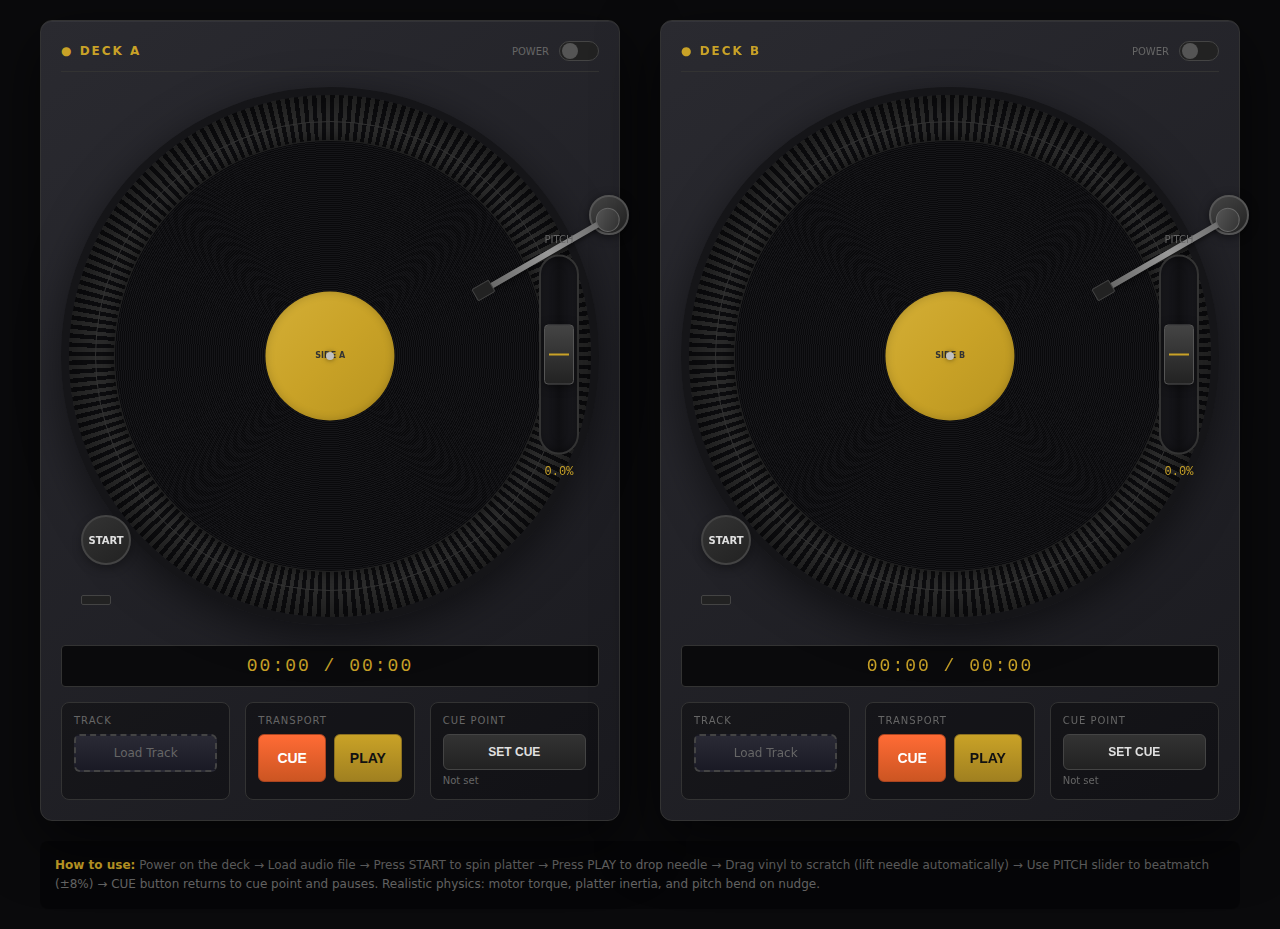
<file: djnyx.html>
<!DOCTYPE html>
<html lang="en">
<head>
  <meta charset="utf-8"/>
  <meta name="viewport" content="width=device-width,initial-scale=1"/>
  <title>DJ Deck</title>
  <style>
    :root {
      --bg: #0a0a0c;
      --deck: #1a1a1f;
      --platter: #0f0f12;
      --accent: #c9a227;
      --led: #ff3333;
      --text: #e0e0e0;
      --muted: #666;
    }
    
    * { box-sizing: border-box; margin: 0; padding: 0; }
    
    body {
      background: var(--bg);
      color: var(--text);
      font-family: 'Segoe UI', system-ui, sans-serif;
      min-height: 100vh;
      display: flex;
      flex-direction: column;
      align-items: center;
      padding: 20px;
    }
    
    .mixer-section {
      width: 100%;
      max-width: 1200px;
      background: linear-gradient(180deg, #222 0%, #111 100%);
      border-radius: 8px;
      padding: 20px;
      margin-bottom: 20px;
      border: 2px solid #333;
      box-shadow: 0 10px 40px rgba(0,0,0,0.8);
    }
    
    .decks-container {
      display: grid;
      grid-template-columns: 1fr 1fr;
      gap: 40px;
      width: 100%;
      max-width: 1200px;
    }
    
    @media (max-width: 900px) {
      .decks-container { grid-template-columns: 1fr; }
    }
    
    .deck {
      background: linear-gradient(145deg, #2a2a30 0%, #1a1a1f 100%);
      border-radius: 12px;
      padding: 20px;
      border: 1px solid #333;
      box-shadow: 
        inset 0 1px 0 rgba(255,255,255,0.05),
        0 20px 60px rgba(0,0,0,0.6);
      position: relative;
    }
    
    .deck-header {
      display: flex;
      justify-content: space-between;
      align-items: center;
      margin-bottom: 15px;
      padding-bottom: 10px;
      border-bottom: 1px solid #333;
    }
    
    .deck-title {
      font-size: 12px;
      text-transform: uppercase;
      letter-spacing: 2px;
      color: var(--accent);
      font-weight: 700;
    }
    
    .power-btn {
      width: 40px;
      height: 20px;
      background: #222;
      border: 1px solid #444;
      border-radius: 10px;
      position: relative;
      cursor: pointer;
      transition: all 0.2s;
    }
    
    .power-btn.active {
      background: #1a3a1a;
      border-color: #2a5a2a;
    }
    
    .power-btn::after {
      content: '';
      position: absolute;
      width: 16px;
      height: 16px;
      background: #555;
      border-radius: 50%;
      top: 1px;
      left: 2px;
      transition: all 0.2s;
    }
    
    .power-btn.active::after {
      background: #4a4;
      left: 20px;
      box-shadow: 0 0 10px #4a4;
    }
    
    .platter-area {
      position: relative;
      width: 100%;
      aspect-ratio: 1;
      margin-bottom: 20px;
    }
    
    /* Realistic platter with strobe dots */
    .platter-base {
      position: absolute;
      inset: 0;
      background: 
        /* Strobe dots rings */
        repeating-conic-gradient(
          from 0deg,
          transparent 0deg 1deg,
          #333 1deg 2deg
        ),
        radial-gradient(circle at 50% 50%, #1a1a1f 0% 45%, #0f0f12 45% 100%);
      border-radius: 50%;
      border: 8px solid #151518;
      box-shadow: 
        inset 0 0 60px rgba(0,0,0,0.8),
        0 10px 40px rgba(0,0,0,0.5);
    }
    
    .strobe-ring {
      position: absolute;
      inset: 5%;
      border-radius: 50%;
      border: 1px solid #333;
    }
    
    .strobe-dots {
      position: absolute;
      inset: 0;
      border-radius: 50%;
      background-image: 
        /* 33⅓ RPM dots */
        radial-gradient(circle at 50% 15%, #666 0px 1px, transparent 1px),
        radial-gradient(circle at 50% 85%, #666 0px 1px, transparent 1px),
        /* 45 RPM dots */
        radial-gradient(circle at 15% 50%, #888 0px 1px, transparent 1px),
        radial-gradient(circle at 85% 50%, #888 0px 1px, transparent 1px);
      opacity: 0.6;
    }
    
    .vinyl {
      position: absolute;
      inset: 10%;
      border-radius: 50%;
      background: 
        /* Grooves */
        repeating-radial-gradient(
          circle at 50% 50%,
          #0a0a0c 0px 1px,
          #151518 1px 2px
        ),
        /* Label */
        radial-gradient(circle at 50% 50%, #c9a227 0% 25%, transparent 25%),
        #111;
      box-shadow: 
        0 0 0 1px #222,
        0 0 20px rgba(0,0,0,0.8);
      cursor: grab;
      transform-origin: center;
      will-change: transform;
    }
    
    .vinyl:active { cursor: grabbing; }
    
    .vinyl-label {
      position: absolute;
      top: 50%;
      left: 50%;
      transform: translate(-50%, -50%);
      width: 30%;
      aspect-ratio: 1;
      background: linear-gradient(135deg, #d4af37 0%, #c9a227 50%, #b8941f 100%);
      border-radius: 50%;
      display: flex;
      align-items: center;
      justify-content: center;
      font-size: 8px;
      font-weight: bold;
      color: #333;
      text-align: center;
      box-shadow: inset 0 0 10px rgba(0,0,0,0.2);
    }
    
    .spindle {
      position: absolute;
      top: 50%;
      left: 50%;
      transform: translate(-50%, -50%);
      width: 8px;
      height: 8px;
      background: silver;
      border-radius: 50%;
      box-shadow: 0 0 5px rgba(0,0,0,0.5);
      z-index: 10;
    }
    
    /* Realistic tonearm */
    .tonearm-assembly {
      position: absolute;
      right: -30px;
      top: 20%;
      width: 180px;
      height: 180px;
      pointer-events: none;
    }
    
    .pivot {
      position: absolute;
      right: 0;
      top: 0;
      width: 40px;
      height: 40px;
      background: linear-gradient(145deg, #444, #222);
      border-radius: 50%;
      border: 2px solid #555;
      box-shadow: 0 2px 10px rgba(0,0,0,0.5);
    }
    
    .tonearm {
      position: absolute;
      right: 20px;
      top: 20px;
      width: 140px;
      height: 6px;
      background: linear-gradient(90deg, #666, #999, #666);
      transform-origin: right center;
      transform: rotate(-30deg);
      border-radius: 3px;
      box-shadow: 0 2px 5px rgba(0,0,0,0.5);
      transition: transform 0.1s;
    }
    
    .tonearm.playing {
      transform: rotate(15deg);
      transition: transform 2s ease-out;
    }
    
    .headshell {
      position: absolute;
      left: -15px;
      top: -4px;
      width: 20px;
      height: 14px;
      background: #222;
      border: 1px solid #444;
      border-radius: 2px;
    }
    
    .counterweight {
      position: absolute;
      right: -10px;
      top: -8px;
      width: 24px;
      height: 24px;
      background: linear-gradient(145deg, #555, #333);
      border-radius: 50%;
      border: 1px solid #666;
    }
    
    /* Strobe light */
    .strobe-light {
      position: absolute;
      left: 20px;
      bottom: 20px;
      width: 30px;
      height: 10px;
      background: #222;
      border: 1px solid #444;
      border-radius: 2px;
      overflow: hidden;
    }
    
    .strobe-light::after {
      content: '';
      position: absolute;
      inset: 1px;
      background: var(--led);
      opacity: 0;
      box-shadow: 0 0 10px var(--led);
      animation: strobe 0.1s infinite;
    }
    
    .strobe-light.active::after {
      opacity: 1;
    }
    
    @keyframes strobe {
      0%, 100% { opacity: 0.8; }
      50% { opacity: 1; }
    }
    
    /* Pitch slider - crucial for DJing */
    .pitch-section {
      position: absolute;
      right: 20px;
      top: 50%;
      transform: translateY(-50%);
      display: flex;
      flex-direction: column;
      align-items: center;
      gap: 10px;
    }
    
    .pitch-slider-container {
      height: 200px;
      width: 40px;
      background: linear-gradient(90deg, #1a1a1f, #0f0f12, #1a1a1f);
      border: 2px solid #333;
      border-radius: 20px;
      position: relative;
      box-shadow: inset 0 0 10px rgba(0,0,0,0.5);
    }
    
    .pitch-slider {
      position: absolute;
      left: 50%;
      transform: translateX(-50%);
      width: 30px;
      height: 60px;
      background: linear-gradient(180deg, #444, #222);
      border: 1px solid #555;
      border-radius: 4px;
      cursor: ns-resize;
      box-shadow: 0 2px 10px rgba(0,0,0,0.5);
      top: 50%;
      margin-top: -30px;
    }
    
    .pitch-slider::after {
      content: '';
      position: absolute;
      left: 50%;
      top: 50%;
      transform: translate(-50%, -50%);
      width: 20px;
      height: 2px;
      background: var(--accent);
    }
    
    .pitch-label {
      font-size: 10px;
      color: var(--muted);
      text-align: center;
    }
    
    .pitch-value {
      font-size: 12px;
      color: var(--accent);
      font-family: monospace;
    }
    
    /* Controls section */
    .controls {
      display: grid;
      grid-template-columns: repeat(3, 1fr);
      gap: 15px;
      margin-top: 15px;
    }
    
    .control-group {
      background: rgba(0,0,0,0.3);
      padding: 12px;
      border-radius: 8px;
      border: 1px solid #333;
    }
    
    .control-label {
      font-size: 10px;
      text-transform: uppercase;
      color: var(--muted);
      margin-bottom: 8px;
      letter-spacing: 1px;
    }
    
    .btn {
      background: linear-gradient(180deg, #333, #222);
      border: 1px solid #444;
      color: var(--text);
      padding: 10px 16px;
      border-radius: 6px;
      cursor: pointer;
      font-size: 12px;
      font-weight: 600;
      transition: all 0.1s;
      width: 100%;
      margin-bottom: 5px;
      text-transform: uppercase;
    }
    
    .btn:hover {
      background: linear-gradient(180deg, #444, #333);
      border-color: #555;
    }
    
    .btn:active {
      transform: translateY(1px);
    }
    
    .btn.primary {
      background: linear-gradient(180deg, #c9a227, #a08020);
      border-color: #8b7020;
      color: #111;
    }
    
    .btn.primary:hover {
      background: linear-gradient(180deg, #d4af37, #b8941f);
    }
    
    .btn.cue {
      background: linear-gradient(180deg, #ff6b35, #cc5522);
      border-color: #aa4420;
      color: white;
    }
    
    .transport {
      display: flex;
      gap: 8px;
    }
    
    .transport .btn {
      flex: 1;
      padding: 15px 10px;
      font-size: 14px;
    }
    
    /* Start/Stop button like Technics */
    .start-stop {
      position: absolute;
      left: 20px;
      bottom: 60px;
      width: 50px;
      height: 50px;
      background: linear-gradient(145deg, #333, #222);
      border: 2px solid #444;
      border-radius: 50%;
      cursor: pointer;
      display: flex;
      align-items: center;
      justify-content: center;
      font-size: 10px;
      font-weight: bold;
      color: var(--text);
      box-shadow: 0 4px 10px rgba(0,0,0,0.3);
      transition: all 0.1s;
    }
    
    .start-stop:active {
      transform: scale(0.95);
      box-shadow: 0 2px 5px rgba(0,0,0,0.3);
    }
    
    .start-stop.active {
      background: linear-gradient(145deg, #2a4a2a, #1a3a1a);
      border-color: #3a6a3a;
      color: #4a4;
    }
    
    /* File input styling */
    .file-input-wrapper {
      position: relative;
      overflow: hidden;
      display: inline-block;
      width: 100%;
    }
    
    .file-input-wrapper input[type=file] {
      position: absolute;
      left: -9999px;
    }
    
    .file-input-label {
      display: block;
      padding: 10px;
      background: linear-gradient(180deg, #2a2a35, #1a1a25);
      border: 2px dashed #444;
      border-radius: 6px;
      text-align: center;
      cursor: pointer;
      font-size: 12px;
      color: var(--muted);
      transition: all 0.2s;
    }
    
    .file-input-label:hover {
      border-color: var(--accent);
      color: var(--accent);
    }
    
    /* LED indicators */
    .led {
      width: 8px;
      height: 8px;
      border-radius: 50%;
      background: #333;
      display: inline-block;
      margin-right: 5px;
      box-shadow: inset 0 1px 2px rgba(0,0,0,0.5);
    }
    
    .led.on {
      background: var(--led);
      box-shadow: 0 0 10px var(--led), inset 0 1px 2px rgba(255,255,255,0.3);
    }
    
    /* Time display */
    .time-display {
      font-family: 'Courier New', monospace;
      font-size: 18px;
      color: var(--accent);
      background: #0a0a0c;
      padding: 10px;
      border-radius: 4px;
      border: 1px solid #333;
      text-align: center;
      letter-spacing: 2px;
    }
    
    /* Scratch indicator */
    .scratch-indicator {
      position: absolute;
      top: 10px;
      right: 10px;
      font-size: 10px;
      color: var(--led);
      opacity: 0;
      transition: opacity 0.1s;
      text-transform: uppercase;
      font-weight: bold;
    }
    
    .scratch-indicator.active {
      opacity: 1;
    }
    
    /* Info panel */
    .info {
      margin-top: 20px;
      padding: 15px;
      background: rgba(0,0,0,0.3);
      border-radius: 8px;
      font-size: 12px;
      color: var(--muted);
      line-height: 1.6;
      max-width: 1200px;
      width: 100%;
    }
    
    .info strong { color: var(--accent); }
  </style>
</head>
<body>

  <div class="decks-container">
    <!-- Deck A -->
    <div class="deck" id="deckA">
      <div class="deck-header">
        <div class="deck-title">● Deck A</div>
        <div style="display:flex;align-items:center;gap:10px">
          <span style="font-size:10px;color:var(--muted)">POWER</span>
          <div class="power-btn" id="powerA"></div>
        </div>
      </div>
      
      <div class="platter-area">
        <div class="platter-base">
          <div class="strobe-ring">
            <div class="strobe-dots" id="strobeDotsA"></div>
          </div>
        </div>
        <div class="vinyl" id="vinylA">
          <div class="vinyl-label">SIDE A</div>
          <div class="spindle"></div>
        </div>
        
        <div class="tonearm-assembly">
          <div class="pivot"></div>
          <div class="tonearm" id="tonearmA">
            <div class="counterweight"></div>
            <div class="headshell"></div>
          </div>
        </div>
        
        <div class="strobe-light" id="strobeA"></div>
        <div class="start-stop" id="startStopA">START</div>
        
        <div class="pitch-section">
          <div class="pitch-label">PITCH</div>
          <div class="pitch-slider-container" id="pitchContainerA">
            <div class="pitch-slider" id="pitchSliderA"></div>
          </div>
          <div class="pitch-value" id="pitchValueA">0.0%</div>
        </div>
        
        <div class="scratch-indicator" id="scratchA">Scratching</div>
      </div>
      
      <div class="time-display" id="timeA">00:00 / 00:00</div>
      
      <div class="controls">
        <div class="control-group">
          <div class="control-label">Track</div>
          <div class="file-input-wrapper">
            <input type="file" id="fileA" accept="audio/*">
            <label class="file-input-label" for="fileA">Load Track</label>
          </div>
        </div>
        
        <div class="control-group">
          <div class="control-label">Transport</div>
          <div class="transport">
            <button class="btn cue" id="cueA">CUE</button>
            <button class="btn primary" id="playA">PLAY</button>
          </div>
        </div>
        
        <div class="control-group">
          <div class="control-label">Cue Point</div>
          <button class="btn" id="setCueA" style="margin-bottom:5px">Set Cue</button>
          <div style="font-size:10px;color:var(--muted)" id="cuePointA">Not set</div>
        </div>
      </div>
    </div>
    
    <!-- Deck B -->
    <div class="deck" id="deckB">
      <div class="deck-header">
        <div class="deck-title">● Deck B</div>
        <div style="display:flex;align-items:center;gap:10px">
          <span style="font-size:10px;color:var(--muted)">POWER</span>
          <div class="power-btn" id="powerB"></div>
        </div>
      </div>
      
      <div class="platter-area">
        <div class="platter-base">
          <div class="strobe-ring">
            <div class="strobe-dots" id="strobeDotsB"></div>
          </div>
        </div>
        <div class="vinyl" id="vinylB">
          <div class="vinyl-label">SIDE B</div>
          <div class="spindle"></div>
        </div>
        
        <div class="tonearm-assembly">
          <div class="pivot"></div>
          <div class="tonearm" id="tonearmB">
            <div class="counterweight"></div>
            <div class="headshell"></div>
          </div>
        </div>
        
        <div class="strobe-light" id="strobeB"></div>
        <div class="start-stop" id="startStopB">START</div>
        
        <div class="pitch-section">
          <div class="pitch-label">PITCH</div>
          <div class="pitch-slider-container" id="pitchContainerB">
            <div class="pitch-slider" id="pitchSliderB"></div>
          </div>
          <div class="pitch-value" id="pitchValueB">0.0%</div>
        </div>
        
        <div class="scratch-indicator" id="scratchB">Scratching</div>
      </div>
      
      <div class="time-display" id="timeB">00:00 / 00:00</div>
      
      <div class="controls">
        <div class="control-group">
          <div class="control-label">Track</div>
          <div class="file-input-wrapper">
            <input type="file" id="fileB" accept="audio/*">
            <label class="file-input-label" for="fileB">Load Track</label>
          </div>
        </div>
        
        <div class="control-group">
          <div class="control-label">Transport</div>
          <div class="transport">
            <button class="btn cue" id="cueB">CUE</button>
            <button class="btn primary" id="playB">PLAY</button>
          </div>
        </div>
        
        <div class="control-group">
          <div class="control-label">Cue Point</div>
          <button class="btn" id="setCueB" style="margin-bottom:5px">Set Cue</button>
          <div style="font-size:10px;color:var(--muted)" id="cuePointB">Not set</div>
        </div>
      </div>
    </div>
  </div>
  
  <div class="info">
    <strong>How to use:</strong> Power on the deck → Load audio file → Press START to spin platter → Press PLAY to drop needle → Drag vinyl to scratch (lift needle automatically) → Use PITCH slider to beatmatch (±8%) → CUE button returns to cue point and pauses. Realistic physics: motor torque, platter inertia, and pitch bend on nudge.
  </div>

  <script>
    class DJDeck {
      constructor(deckId) {
        this.id = deckId;
        this.letter = deckId.replace('deck', '');
        this.powered = false;
        this.playing = false;
        this.motorOn = false;
        this.cuePoint = null;
        this.currentTime = 0;
        this.duration = 0;
        this.rotation = 0;
        this.platterSpeed = 0; // Current angular velocity
        this.targetSpeed = 0;  // Target speed based on RPM
        this.rpm = 33.33;
        this.pitch = 0; // Percentage
        this.scratching = false;
        this.scratchVelocity = 0;
        this.lastScratchTime = 0;
        this.lastScratchAngle = 0;
        
        // Audio context
        this.audioContext = null;
        this.audioBuffer = null;
        this.sourceNode = null;
        this.gainNode = null;
        this.panner = null;
        
        // DOM elements
        this.elements = {
          power: document.getElementById(`power${this.letter}`),
          startStop: document.getElementById(`startStop${this.letter}`),
          vinyl: document.getElementById(`vinyl${this.letter}`),
          tonearm: document.getElementById(`tonearm${this.letter}`),
          strobe: document.getElementById(`strobe${this.letter}`),
          strobeDots: document.getElementById(`strobeDots${this.letter}`),
          pitchSlider: document.getElementById(`pitchSlider${this.letter}`),
          pitchContainer: document.getElementById(`pitchContainer${this.letter}`),
          pitchValue: document.getElementById(`pitchValue${this.letter}`),
          file: document.getElementById(`file${this.letter}`),
          playBtn: document.getElementById(`play${this.letter}`),
          cueBtn: document.getElementById(`cue${this.letter}`),
          setCueBtn: document.getElementById(`setCue${this.letter}`),
          cuePointDisplay: document.getElementById(`cuePoint${this.letter}`),
          timeDisplay: document.getElementById(`time${this.letter}`),
          scratchIndicator: document.getElementById(`scratch${this.letter}`)
        };
        
        this.init();
      }
      
      init() {
        // Power button
        this.elements.power.addEventListener('click', () => this.togglePower());
        
        // Start/Stop (motor)
        this.elements.startStop.addEventListener('click', () => this.toggleMotor());
        
        // File loading
        this.elements.file.addEventListener('change', (e) => this.loadFile(e));
        
        // Transport controls
        this.elements.playBtn.addEventListener('click', () => this.togglePlay());
        this.elements.cueBtn.addEventListener('click', () => this.cue());
        this.elements.setCueBtn.addEventListener('click', () => this.setCue());
        
        // Pitch slider
        this.initPitchSlider();
        
        // Scratching
        this.initScratching();
        
        // Animation loop
        this.animate();
      }
      
      async initAudio() {
        if (this.audioContext) return;
        this.audioContext = new (window.AudioContext || window.webkitAudioContext)();
      }
      
      togglePower() {
        this.powered = !this.powered;
        this.elements.power.classList.toggle('active', this.powered);
        if (!this.powered) {
          this.stopMotor();
          this.stop();
        }
      }
      
      toggleMotor() {
        if (!this.powered) return;
        this.motorOn = !this.motorOn;
        this.elements.startStop.classList.toggle('active', this.motorOn);
        this.elements.strobe.classList.toggle('active', this.motorOn);
        this.targetSpeed = this.motorOn ? (this.rpm / 60) * 360 : 0; // degrees per second
      }
      
      stopMotor() {
        this.motorOn = false;
        this.elements.startStop.classList.remove('active');
        this.elements.strobe.classList.remove('active');
        this.targetSpeed = 0;
      }
      
      async loadFile(e) {
        const file = e.target.files[0];
        if (!file) return;
        
        await this.initAudio();
        const arrayBuffer = await file.arrayBuffer();
        this.audioBuffer = await this.audioContext.decodeAudioData(arrayBuffer);
        this.duration = this.audioBuffer.duration;
        this.currentTime = 0;
        this.updateTimeDisplay();
        
        // Update label with filename
        const label = this.elements.vinyl.querySelector('.vinyl-label');
        label.textContent = file.name.slice(0, 8).toUpperCase();
      }
      
      initPitchSlider() {
        let dragging = false;
        const slider = this.elements.pitchSlider;
        const container = this.elements.pitchContainer;
        
        const updatePitch = (clientY) => {
          const rect = container.getBoundingClientRect();
          const percent = (clientY - rect.top) / rect.height;
          const value = (0.5 - percent) * 16; // ±8%
          this.pitch = Math.max(-8, Math.min(8, value));
          slider.style.top = `${(0.5 - this.pitch / 16) * 100}%`;
          slider.style.transform = 'translate(-50%, -50%)';
          this.elements.pitchValue.textContent = `${this.pitch > 0 ? '+' : ''}${this.pitch.toFixed(1)}%`;
          
          // Update playback rate if playing
          if (this.sourceNode) {
            this.sourceNode.playbackRate.value = 1 + (this.pitch / 100);
          }
        };
        
        slider.addEventListener('mousedown', (e) => {
          dragging = true;
          e.preventDefault();
        });
        
        document.addEventListener('mousemove', (e) => {
          if (dragging) updatePitch(e.clientY);
        });
        
        document.addEventListener('mouseup', () => {
          dragging = false;
        });
      }
      
      initScratching() {
        const vinyl = this.elements.vinyl;
        let startAngle = 0;
        let startRotation = 0;
        
        const getAngle = (e) => {
          const rect = vinyl.getBoundingClientRect();
          const centerX = rect.left + rect.width / 2;
          const centerY = rect.top + rect.height / 2;
          const clientX = e.touches ? e.touches[0].clientX : e.clientX;
          const clientY = e.touches ? e.touches[0].clientY : e.clientY;
          return Math.atan2(clientY - centerY, clientX - centerX) * 180 / Math.PI;
        };
        
        const startScratch = (e) => {
          if (!this.powered) return;
          e.preventDefault();
          this.scratching = true;
          this.elements.scratchIndicator.classList.add('active');
          startAngle = getAngle(e);
          startRotation = this.rotation;
          this.lastScratchTime = performance.now();
          this.lastScratchAngle = startAngle;
          
          // Lift tonearm slightly during scratch
          if (this.playing) {
            this.elements.tonearm.style.transform = 'rotate(15deg) translateY(-5px)';
          }
        };
        
        const moveScratch = (e) => {
          if (!this.scratching) return;
          e.preventDefault();
          const angle = getAngle(e);
          const delta = angle - startAngle;
          this.rotation = startRotation + delta;
          
          // Calculate velocity for inertia
          const now = performance.now();
          const dt = (now - this.lastScratchTime) / 1000;
          if (dt > 0) {
            let angleDiff = angle - this.lastScratchAngle;
            if (angleDiff > 180) angleDiff -= 360;
            if (angleDiff < -180) angleDiff += 360;
            this.scratchVelocity = angleDiff / dt; // degrees per second
          }
          this.lastScratchTime = now;
          this.lastScratchAngle = angle;
          
          // Update audio position based on rotation
          if (this.duration) {
            const secondsPerRotation = 1.8; // 33⅓ RPM
            const deltaSeconds = (delta / 360) * secondsPerRotation;
            this.currentTime = Math.max(0, Math.min(this.duration, this.currentTime + deltaSeconds * 0.1));
            if (this.sourceNode) {
              // In real implementation, we'd seek the buffer
            }
          }
          
          vinyl.style.transform = `rotate(${this.rotation}deg)`;
        };
        
        const endScratch = () => {
          if (!this.scratching) return;
          this.scratching = false;
          this.elements.scratchIndicator.classList.remove('active');
          
          // Restore tonearm
          if (this.playing) {
            this.elements.tonearm.style.transform = 'rotate(15deg)';
          }
          
          // Apply inertia
          if (Math.abs(this.scratchVelocity) > 100) {
            this.platterSpeed = this.scratchVelocity;
          }
        };
        
        vinyl.addEventListener('mousedown', startScratch);
        vinyl.addEventListener('touchstart', startScratch, {passive: false});
        document.addEventListener('mousemove', moveScratch);
        document.addEventListener('touchmove', moveScratch, {passive: false});
        document.addEventListener('mouseup', endScratch);
        document.addEventListener('touchend', endScratch);
      }
      
      togglePlay() {
        if (!this.powered || !this.audioBuffer) return;
        
        if (this.playing) {
          this.stop();
        } else {
          this.play();
        }
      }
      
      play() {
        if (!this.motorOn) {
          // Auto-start motor if not spinning
          this.toggleMotor();
        }
        
        this.playing = true;
        this.elements.playBtn.textContent = 'PAUSE';
        this.elements.tonearm.classList.add('playing');
        
        // Create audio source
        this.sourceNode = this.audioContext.createBufferSource();
        this.sourceNode.buffer = this.audioBuffer;
        this.sourceNode.playbackRate.value = 1 + (this.pitch / 100);
        
        this.gainNode = this.audioContext.createGain();
        this.gainNode.gain.value = 0.8;
        
        // Add vinyl crackle noise
        const noise = this.createVinylNoise();
        
        this.sourceNode.connect(this.gainNode);
        noise.connect(this.gainNode);
        this.gainNode.connect(this.audioContext.destination);
        
        this.sourceNode.start(0, this.currentTime);
        noise.start();
        this.noiseNode = noise;
        
        this.startTime = this.audioContext.currentTime - this.currentTime;
      }
      
      createVinylNoise() {
        // Create realistic vinyl crackle
        const bufferSize = this.audioContext.sampleRate * 2;
        const buffer = this.audioContext.createBuffer(1, bufferSize, this.audioContext.sampleRate);
        const data = buffer.getChannelData(0);
        
        for (let i = 0; i < bufferSize; i++) {
          // White noise with occasional pops
          let noise = (Math.random() * 2 - 1) * 0.02;
          if (Math.random() < 0.001) {
            noise += (Math.random() * 2 - 1) * 0.1; // Pop
          }
          data[i] = noise;
        }
        
        const noiseSource = this.audioContext.createBufferSource();
        noiseSource.buffer = buffer;
        noiseSource.loop = true;
        
        const noiseFilter = this.audioContext.createBiquadFilter();
        noiseFilter.type = 'lowpass';
        noiseFilter.frequency.value = 8000;
        
        noiseSource.connect(noiseFilter);
        return noiseFilter;
      }
      
      stop() {
        this.playing = false;
        this.elements.playBtn.textContent = 'PLAY';
        this.elements.tonearm.classList.remove('playing');
        
        if (this.sourceNode) {
          this.sourceNode.stop();
          this.sourceNode = null;
        }
        if (this.noiseNode) {
          this.noiseNode.stop();
          this.noiseNode = null;
        }
        
        // Update current time
        if (this.audioContext && this.startTime) {
          this.currentTime = this.audioContext.currentTime - this.startTime;
        }
      }
      
      cue() {
        if (this.cuePoint !== null) {
          this.currentTime = this.cuePoint;
          if (this.playing) {
            this.stop();
            this.play();
          } else {
            this.updateTimeDisplay();
          }
        } else {
          // If no cue set, stop and return to beginning
          this.stop();
          this.currentTime = 0;
          this.updateTimeDisplay();
        }
      }
      
      setCue() {
        this.cuePoint = this.currentTime;
        this.elements.cuePointDisplay.textContent = this.formatTime(this.cuePoint);
      }
      
      animate() {
        const now = performance.now();
        const dt = (now - (this.lastFrame || now)) / 1000;
        this.lastFrame = now;
        
        if (this.powered && !this.scratching) {
          // Physics simulation for platter
          if (Math.abs(this.platterSpeed - this.targetSpeed) > 1) {
            // Torque acceleration
            const torque = this.motorOn ? 200 : 50; // Motor on vs friction
            const diff = this.targetSpeed - this.platterSpeed;
            const accel = Math.sign(diff) * Math.min(Math.abs(diff), torque * dt);
            this.platterSpeed += accel;
          } else {
            this.platterSpeed = this.targetSpeed;
          }
          
          // Apply inertia from scratching
          if (Math.abs(this.scratchVelocity) > 10) {
            this.platterSpeed = this.scratchVelocity;
            this.scratchVelocity *= 0.95; // Decay
          }
          
          // Update rotation
          if (Math.abs(this.platterSpeed) > 0.1) {
            this.rotation += this.platterSpeed * dt;
            this.elements.vinyl.style.transform = `rotate(${this.rotation}deg)`;
            
            // Animate strobe dots opposite direction for visual effect
            this.elements.strobeDots.style.transform = `rotate(${-this.rotation * 0.5}deg)`;
          }
          
          // Update audio position if playing
          if (this.playing && this.sourceNode) {
            this.currentTime = (this.audioContext.currentTime - this.startTime) * (1 + this.pitch / 100);
            if (this.currentTime >= this.duration) {
              this.stop();
              this.currentTime = 0;
            }
            this.updateTimeDisplay();
          }
        }
        
        requestAnimationFrame(() => this.animate());
      }
      
      updateTimeDisplay() {
        this.elements.timeDisplay.textContent = 
          `${this.formatTime(this.currentTime)} / ${this.formatTime(this.duration)}`;
      }
      
      formatTime(seconds) {
        if (!isFinite(seconds)) return '00:00';
        const mins = Math.floor(seconds / 60);
        const secs = Math.floor(seconds % 60);
        return `${String(mins).padStart(2, '0')}:${String(secs).padStart(2, '0')}`;
      }
    }
    
    // Initialize decks
    const deckA = new DJDeck('deckA');
    const deckB = new DJDeck('deckB');
  </script>
</body>
</html>
</file>
